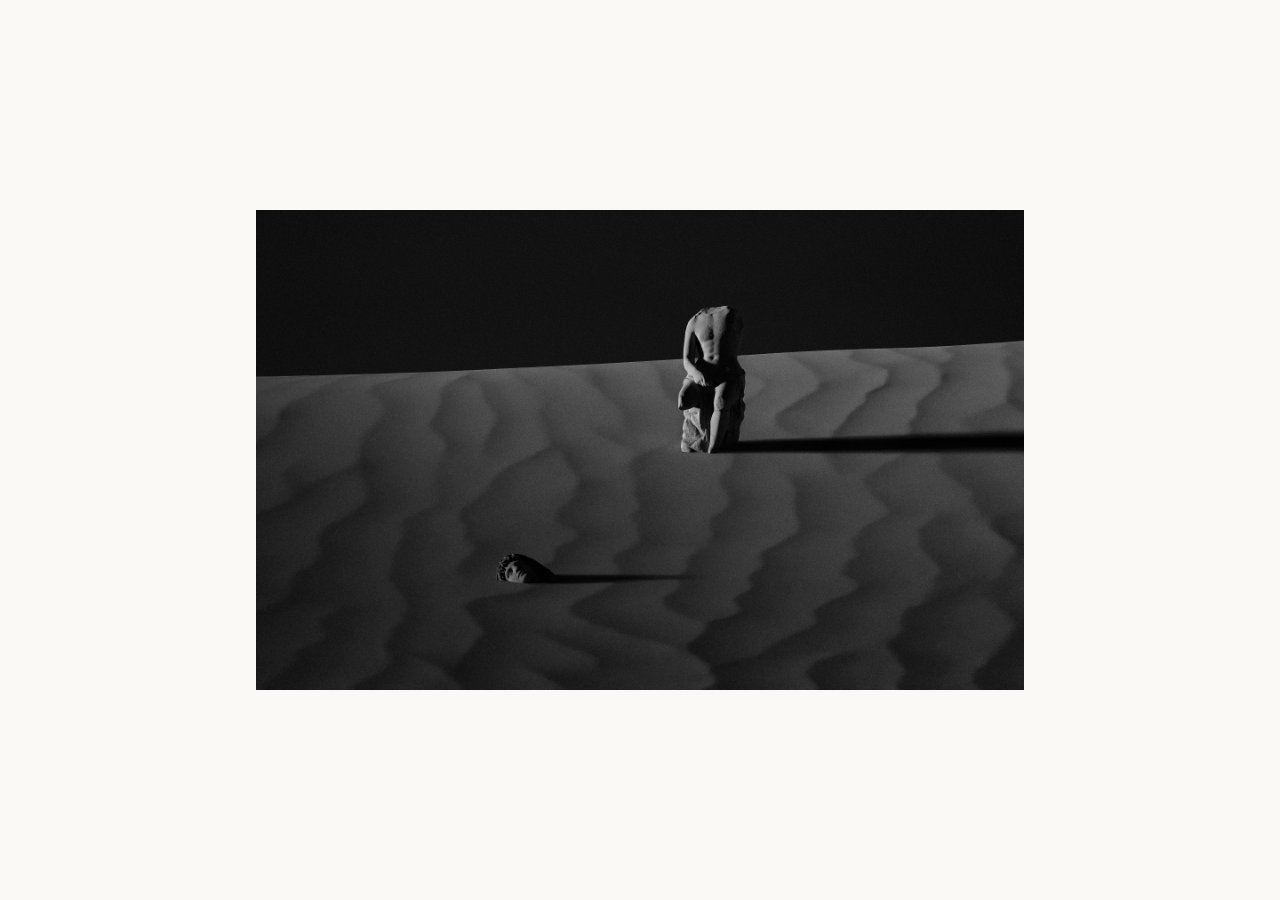
<file: index.html>
<!doctype html>
<html>
  
  <head>
    
    <!-- Google tag (gtag.js) -->
<script async src="https://www.googletagmanager.com/gtag/js?id=G-LTD4ZHSEQ9"></script>
<script>
  window.dataLayer = window.dataLayer || [];
  function gtag(){dataLayer.push(arguments);}
  gtag('js', new Date());

  gtag('config', 'G-LTD4ZHSEQ9');
</script>
    
    <meta charset="utf-8">
    <title>E U C L O I S</title>
    <meta name="author" content="lois">
    <meta name="description" content="euclois is meta-architect">
    <meta name="keywords" content="architecture, digital art, nft, metaverse, 3d art, 3d render, meta, 3d artist, conceptual, hire">
    <meta name="viewport" content="width=device-width, initial-scale=1.0, maximum-scale=1.0, user-scalable=no" />
    <meta name="robots" content="follow"/>
    <meta name="robots" content="index"/>
    <link rel="canonical" href="https://euclois.xyz/" />
    <link rel="icon" href="sphere-favicon.ico" type="image/x-icon">
    <link rel="stylesheet" type="text/css" href="styles.css">
    <meta name="google" value="notranslate">
    <html translate="no">
      
    <!-- OPEN GRAPH CARDS -->
     <meta property="og:site_name"    content="Euclois" />
     <meta property="og:title"        content="Welcome to my work!" />
     <meta property="og:type"         content="website" />
     <meta property="og:description"  content="meta-architect / digital art" />
     <meta property="og:image"        content="https://www.euclois.xyz/desert-card.jpg" />
     <meta property="og:url"          content="https://euclois.xyz/" />

     <!-- TWITTER CARDS -->
     <meta name="twitter:title"       content="Euclois" />
     <meta name="twitter:card"        content="summary_large_image" />
     <meta name="twitter:image"       content="https://www.euclois.xyz/desert-card.jpg" />
     <meta name="twitter:creator"     content="@euclois" />
     <meta name="twitter:description" content="meta-architect" />
      
  </head>
    
  <body>
    
  <div>    <img src="desert-statue.jpg" </div>
    
    <style type="text/css">
        html,
        body {
        margin: 0;
        height: 100%;
        overflow: hidden;
        touch-action: none;
        }
    </style>
    
  </body>

</html>
</file>
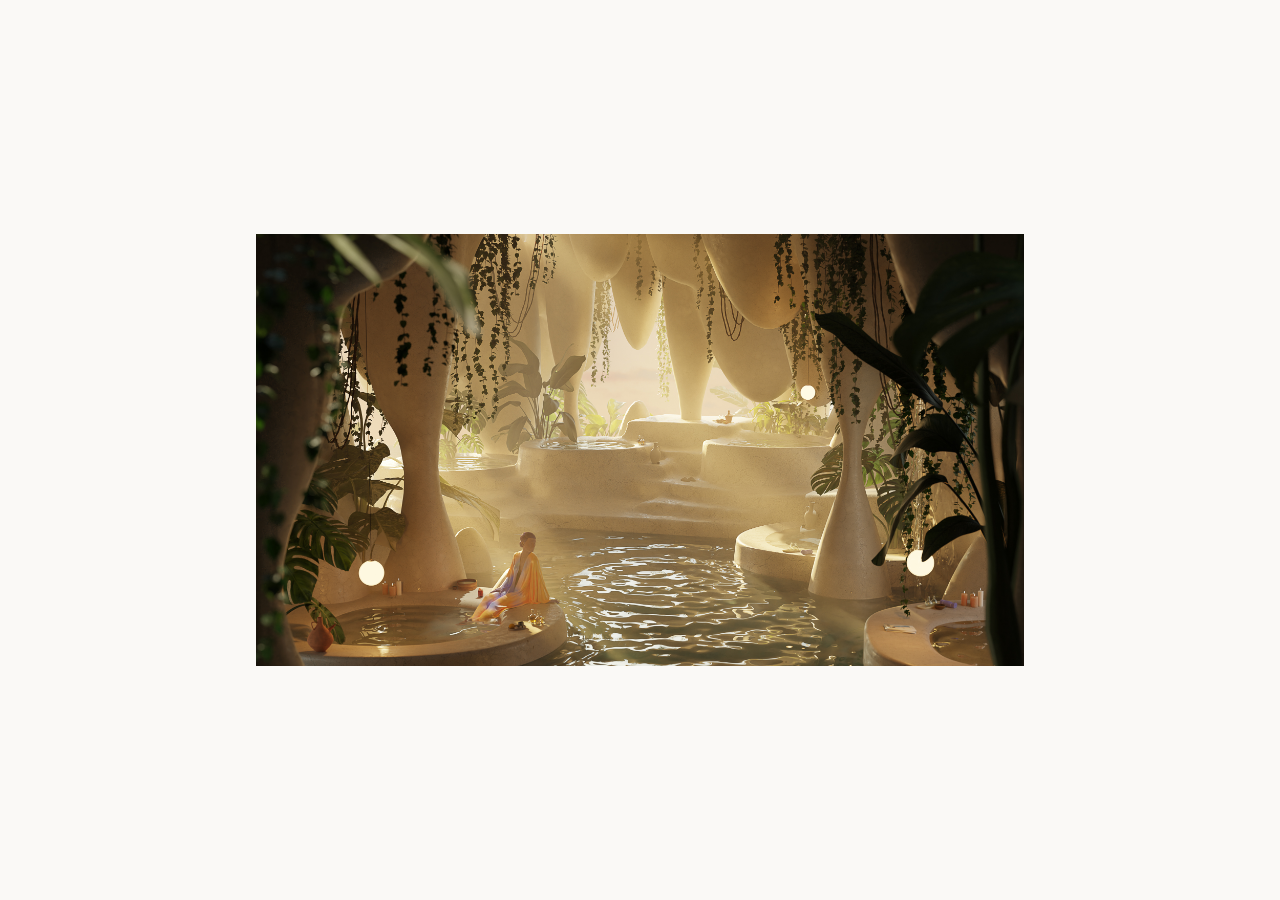
<file: levenverse/baths.html>
<!doctype html>
<html>
  <head>
    <meta charset="utf-8">
    <title>LEVEN - BATHS</title>
    <meta name="author" content="lois">
    <meta name="description" content="levenverse">
    <meta name="viewport" content="width=device-width, initial-scale=1.0, maximum-scale=1.0, user-scalable=no" />
    <link rel="icon" href="sphere-favicon.ico" type="image/x-icon">
    <link rel="stylesheet" type="text/css" href="styles.css">
  </head>
  
  <div>    <img src="levenverse-baths.jpg" </div>
    
      <style type="text/css">
        html,
        body {
          margin: 0;
          height: 100%;
          overflow: hidden
        }

      </style>
      </body>

</html>
</file>
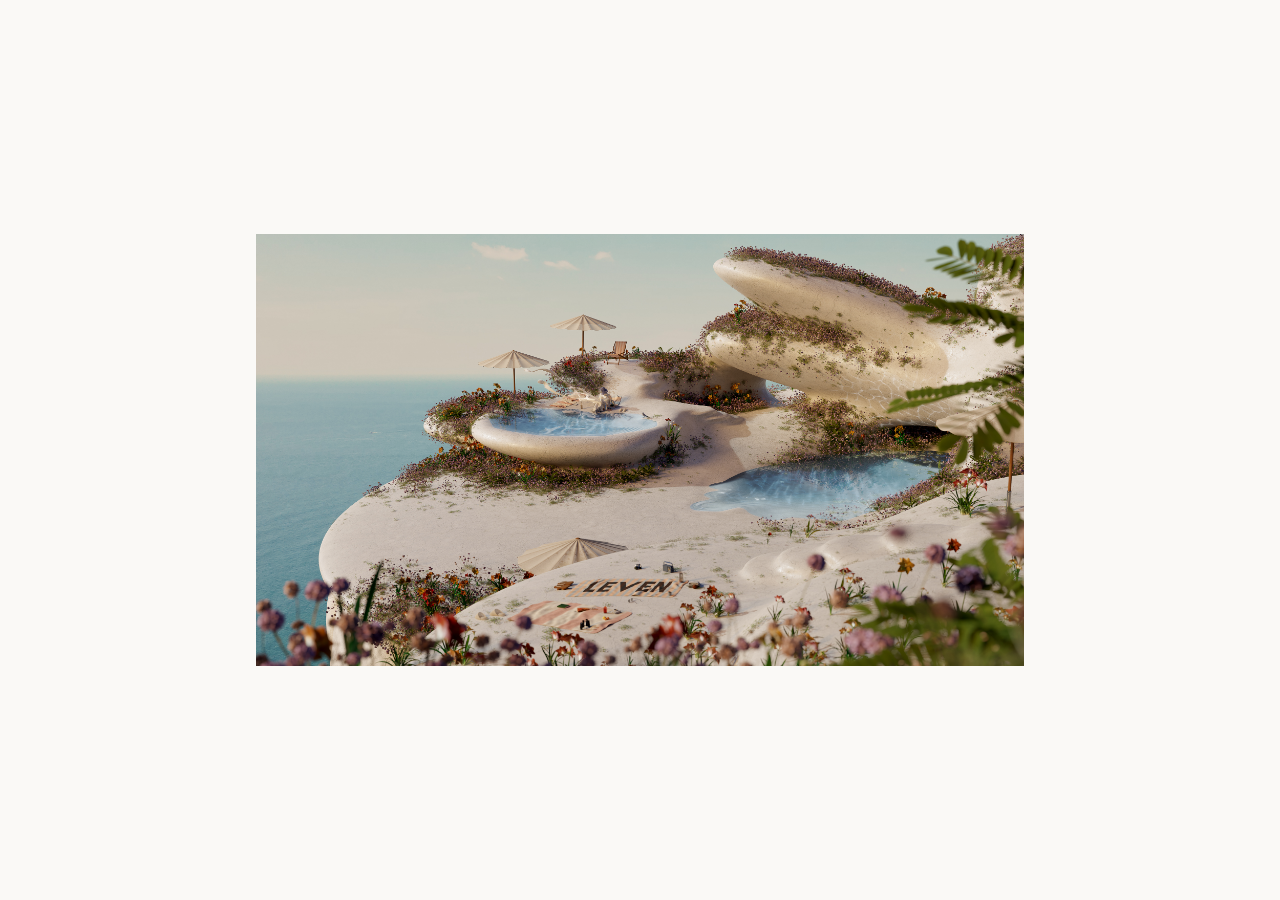
<file: levenverse/terrace.html>
<!doctype html>
<html>
  <head>
    <meta charset="utf-8">
    <title>LEVEN - TERRACE</title>
    <meta name="author" content="lois">
    <meta name="description" content="levenverse">
    <meta name="viewport" content="width=device-width, initial-scale=1.0, maximum-scale=1.0, user-scalable=no" />
    <link rel="icon" href="sphere-favicon.ico" type="image/x-icon">
    <link rel="stylesheet" type="text/css" href="styles.css">
  </head>
  
  <div>    <img src="levenverse-terrace.jpg" </div>
    
      <style type="text/css">
        html,
        body {
          margin: 0;
          height: 100%;
          overflow: hidden
        }

      </style>
      </body>

</html>
</file>
<file: styles.css>
body {
  background: #FAF9F6;
  padding: 0;
  margin: 0;
  display: flex;
  height: 100vh;
}

div {
  width: calc(100% - 40px);
  height: calc(100% - 40px);
  background: #FAF9F6;
  overflow: hidden;
  margin: auto;
  display: flex;
}

img {
  position: absolute;

  top: 50%;
  left: 50%;

  transform: translate(-50%, -50%);

  width: calc(100% - 40px);
  height: calc(100% - 40px);
  max-width: 60vw;
  object-fit: contain !important;
}

.customImg{  
  position: absolute;

  top: 50%;
  left: 50%;

  transform: translate(-50%, -50%);

  width: calc(100% - 100px);
  height: calc(100% - 100px);
  max-width: 30vw;
  object-fit: contain !important;
}
</file>
<file: levenverse/styles.css>
body {
  background: #FAF9F6;
  padding: 0;
  margin: 0;
  display: flex;
  height: 100vh;
}

div {
  width: calc(100% - 40px);
  height: calc(100% - 40px);
  background: #FAF9F6;
  overflow: hidden;
  margin: auto;
  display: flex;
}

img {
  position: absolute;

  top: 50%;
  left: 50%;

  transform: translate(-50%, -50%);

  width: calc(100% - 40px);
  height: calc(100% - 40px);
  max-width: 60vw;
  object-fit: contain !important;
}

.customImg{  
  position: absolute;

  top: 50%;
  left: 50%;

  transform: translate(-50%, -50%);

  width: calc(100% - 100px);
  height: calc(100% - 100px);
  max-width: 30vw;
  object-fit: contain !important;
}
</file>
